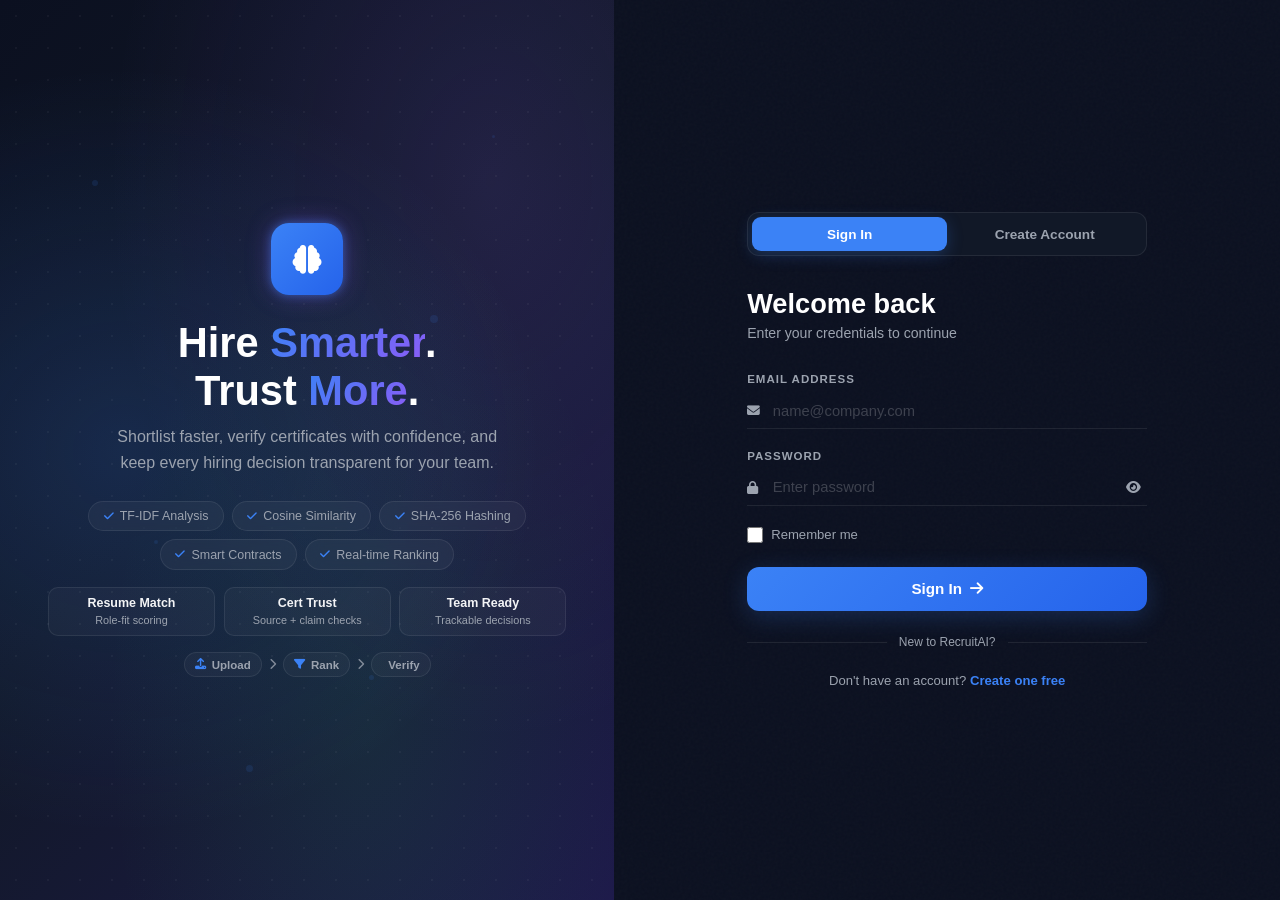
<file: templates/auth.html>
<!DOCTYPE html>
<html lang="en">
<head>
  <meta charset="UTF-8"/>
  <meta name="viewport" content="width=device-width,initial-scale=1.0"/>
  <title>RecruitAI — Sign In</title>
  <link href="https://cdnjs.cloudflare.com/ajax/libs/font-awesome/6.5.1/css/all.min.css" rel="stylesheet"/>
  <link href="https://api.fontshare.com/v2/css?f[]=clash-display@400,500,600,700&f[]=satoshi@300,400,500,700&display=swap" rel="stylesheet"/>
  <style>
    *{margin:0;padding:0;box-sizing:border-box}
    :root{--bg:#0B1020;--bg2:#111827;--surface:#111827;--accent:#3B82F6;--accent2:#8B5CF6;--accent-dim:rgba(59,130,246,.12);--text:#F3F4F6;--text2:#9CA3AF;--success:#22C55E;--warning:#F59E0B;--danger:#EF4444;--border:rgba(255,255,255,.08)}
    html,body{height:100%;font-family:'Satoshi',sans-serif;background:var(--bg);color:var(--text)}

    /* ═══ LAYOUT ═══ */
    .auth-shell{display:flex;height:100vh;overflow:hidden}

    /* LEFT PANEL — branding / hero */
    .hero-panel{flex:0 0 48%;display:flex;align-items:center;justify-content:center;position:relative;overflow:hidden;background:linear-gradient(135deg,#0B1020 0%,#111827 45%,#1E1B4B 100%)}
    @media(max-width:900px){.hero-panel{display:none}}

    /* Animated mesh gradient */
    .mesh{position:absolute;inset:0;background:
      radial-gradient(ellipse at 20% 50%,rgba(59,130,246,.18) 0%,transparent 60%),
      radial-gradient(ellipse at 80% 20%,rgba(139,92,246,.14) 0%,transparent 55%),
      radial-gradient(ellipse at 60% 80%,rgba(34,197,94,.10) 0%,transparent 50%);
      animation:meshShift 12s ease-in-out infinite alternate}
    @keyframes meshShift{0%{filter:hue-rotate(0deg)}100%{filter:hue-rotate(25deg)}}

    /* Grid dots */
    .hero-panel::before{content:'';position:absolute;inset:0;background-image:radial-gradient(rgba(255,255,255,.04) 1px,transparent 1px);background-size:32px 32px;z-index:1}

    /* Floating particles */
    .particle{position:absolute;border-radius:50%;background:var(--accent);opacity:.12;z-index:1;animation:floatP 8s ease-in-out infinite}
    .p1{width:6px;height:6px;top:20%;left:15%;animation-delay:0s;animation-duration:7s}
    .p2{width:4px;height:4px;top:60%;left:25%;animation-delay:1.5s;animation-duration:9s}
    .p3{width:8px;height:8px;top:35%;left:70%;animation-delay:3s;animation-duration:6s}
    .p4{width:5px;height:5px;top:75%;left:60%;animation-delay:2s;animation-duration:11s}
    .p5{width:3px;height:3px;top:15%;left:80%;animation-delay:4s;animation-duration:8s}
    .p6{width:7px;height:7px;top:85%;left:40%;animation-delay:1s;animation-duration:10s}
    @keyframes floatP{0%,100%{transform:translate(0,0)}25%{transform:translate(15px,-20px)}50%{transform:translate(-10px,-35px)}75%{transform:translate(20px,-15px)}}

    /* Hero content */
    .hero-content{position:relative;z-index:2;text-align:center;padding:3rem}
    .hero-logo{width:72px;height:72px;border-radius:18px;background:linear-gradient(135deg,var(--accent),#2563EB);display:inline-flex;align-items:center;justify-content:center;font-size:1.8rem;color:#fff;margin-bottom:1.5rem;box-shadow:0 0 10px rgba(59,130,246,.5),0 0 25px rgba(139,92,246,.35)}
    .hero-content h1{font-family:'Clash Display',sans-serif;font-size:2.6rem;font-weight:700;line-height:1.15;color:#fff;margin-bottom:.6rem}
    .hero-content h1 span{background:linear-gradient(135deg,var(--accent),var(--accent2));-webkit-background-clip:text;-webkit-text-fill-color:transparent}
    .hero-content p{color:var(--text2);font-size:1rem;max-width:380px;margin:0 auto 1.6rem;line-height:1.6}

    /* Feature pills */
    .feature-pills{display:flex;flex-wrap:wrap;justify-content:center;gap:.5rem}
    .pill{display:inline-flex;align-items:center;gap:6px;padding:.45rem .9rem;border-radius:99px;background:rgba(255,255,255,.04);border:1px solid var(--border);color:var(--text2);font-size:.78rem;font-weight:500;backdrop-filter:blur(8px)}
    .pill i{color:var(--accent);font-size:.7rem}

    /* Hero highlights */
    .hero-highlights{display:grid;grid-template-columns:repeat(3,minmax(0,1fr));gap:.55rem;max-width:520px;margin:1.05rem auto 1rem}
    .hl-card{padding:.55rem .5rem;border-radius:10px;background:rgba(255,255,255,.03);border:1px solid var(--border);text-align:center}
    .hl-card b{display:block;color:var(--text);font-size:.78rem;line-height:1.2}
    .hl-card span{display:block;color:var(--text2);font-size:.68rem;margin-top:3px}

    .hero-flow{display:flex;align-items:center;justify-content:center;gap:.45rem;flex-wrap:wrap;margin:.35rem auto 0;max-width:560px}
    .flow-step{display:inline-flex;align-items:center;gap:6px;padding:.34rem .62rem;border-radius:999px;background:rgba(255,255,255,.03);border:1px solid var(--border);color:var(--text2);font-size:.72rem;font-weight:600}
    .flow-step i{color:var(--accent);font-size:.7rem}
    .flow-arrow{font-size:.72rem;color:var(--text2);opacity:.8}

    /* RIGHT PANEL — form */
    .form-panel{flex:1;display:flex;align-items:center;justify-content:center;position:relative;padding:2rem}

    /* Grain overlay */
    .form-panel::before{content:'';position:absolute;inset:0;opacity:.025;background-image:url("data:image/svg+xml,%3Csvg viewBox='0 0 256 256' xmlns='http://www.w3.org/2000/svg'%3E%3Cfilter id='noise'%3E%3CfeTurbulence type='fractalNoise' baseFrequency='0.9' numOctaves='4' stitchTiles='stitch'/%3E%3C/filter%3E%3Crect width='100%25' height='100%25' filter='url(%23noise)'/%3E%3C/svg%3E");pointer-events:none}

    .form-wrapper{width:100%;max-width:400px;position:relative;z-index:1}

    /* Mobile header */
    .mobile-brand{display:none;text-align:center;margin-bottom:2rem}
    .mobile-brand .hero-logo{width:48px;height:48px;font-size:1.2rem;margin-bottom:.8rem}
    .mobile-brand h2{font-family:'Clash Display',sans-serif;font-size:1.3rem;color:#fff}
    @media(max-width:900px){.mobile-brand{display:block}.hero-highlights,.hero-flow{display:none}}

    /* Form header */
    .form-header{margin-bottom:2rem}
    .form-header h2{font-family:'Clash Display',sans-serif;font-size:1.7rem;font-weight:700;color:#fff;margin-bottom:.3rem}
    .form-header p{color:var(--text2);font-size:.88rem}

    /* Tabs */
    .auth-toggle{display:flex;gap:0;background:var(--surface);border-radius:12px;padding:4px;margin-bottom:2rem;border:1px solid var(--border)}
    .auth-toggle button{flex:1;padding:.6rem;border:none;border-radius:9px;background:transparent;color:var(--text2);font-family:'Satoshi',sans-serif;font-weight:600;font-size:.85rem;cursor:pointer;transition:all .25s}
    .auth-toggle button.active{background:var(--accent);color:#fff;box-shadow:0 4px 16px rgba(59,130,246,.25)}

    /* Panels */
    .panel{display:none;animation:panelIn .3s ease}
    .panel.active{display:block}
    @keyframes panelIn{from{opacity:0;transform:translateY(8px)}to{opacity:1;transform:translateY(0)}}

    /* Form fields */
    .field{margin-bottom:1.3rem;position:relative}
    .field label{display:block;font-size:.72rem;font-weight:600;text-transform:uppercase;letter-spacing:1px;color:var(--text2);margin-bottom:.5rem}
    .input-box{position:relative;display:flex;align-items:center}
    .input-box i.icon{position:absolute;left:0;color:var(--text2);font-size:.8rem;transition:color .25s}
    .input-box input,.input-box select{width:100%;background:transparent;border:none;border-bottom:1.5px solid var(--border);padding:.6rem 0 .6rem 1.6rem;color:var(--text);font-family:'Satoshi',sans-serif;font-size:.92rem;outline:none;transition:border-color .3s}
    .input-box input::placeholder{color:rgba(255,255,255,.2)}
    .input-box input:focus,.input-box select:focus{border-bottom-color:var(--accent)}
    .input-box input:focus ~ i.icon,.input-box select:focus ~ i.icon{color:var(--accent)}
    .input-box select{-webkit-appearance:none;appearance:none;cursor:pointer}
    .input-box select option{background:var(--bg2);color:var(--text)}
    .pw-toggle{position:absolute;right:0;background:none;border:none;color:var(--text2);cursor:pointer;padding:6px;font-size:.82rem;transition:color .2s}
    .pw-toggle:hover{color:var(--accent)}

    /* Inline error */
    .field-err{font-size:.73rem;color:var(--danger);margin-top:.35rem;display:none;align-items:center;gap:4px}
    .field-err.show{display:flex}
    @keyframes shake{0%,100%{transform:translateX(0)}20%,60%{transform:translateX(-6px)}40%,80%{transform:translateX(6px)}}
    .field.error .input-box input{border-bottom-color:var(--danger);animation:shake .4s ease}

    /* Password strength */
    .pw-meter{display:flex;gap:3px;margin-top:.5rem}
    .pw-seg{flex:1;height:3px;border-radius:2px;background:rgba(255,255,255,.06);transition:background .3s}
    .pw-seg.weak{background:var(--danger)}
    .pw-seg.med{background:var(--warning)}
    .pw-seg.strong{background:var(--success)}
    .pw-hint{font-size:.68rem;color:var(--text2);margin-top:3px}

    /* Remember me */
    .remember{display:flex;align-items:center;gap:8px;margin-bottom:1.5rem}
    .remember input[type="checkbox"]{width:16px;height:16px;accent-color:var(--accent);cursor:pointer}
    .remember label{font-size:.82rem;color:var(--text2);cursor:pointer}

    /* Submit */
    .btn-auth{width:100%;padding:.85rem;border:none;border-radius:12px;font-family:'Satoshi',sans-serif;font-weight:700;font-size:.95rem;cursor:pointer;position:relative;overflow:hidden;transition:all .3s;display:flex;align-items:center;justify-content:center;gap:8px}
    .btn-auth.primary{background:linear-gradient(135deg,var(--accent),#2563EB);color:#fff;box-shadow:0 6px 24px rgba(59,130,246,.22)}
    .btn-auth.primary:hover{transform:translateY(-2px);box-shadow:0 10px 36px rgba(59,130,246,.34)}
    .btn-auth:disabled{opacity:.45;cursor:not-allowed;transform:none!important}

    /* Ripple */
    .btn-auth .ripple{position:absolute;border-radius:50%;background:rgba(255,255,255,.25);transform:scale(0);animation:rippleAnim .5s ease-out}
    @keyframes rippleAnim{to{transform:scale(4);opacity:0}}

    /* Spinner */
    .btn-spin{width:18px;height:18px;border:2.5px solid transparent;border-top-color:currentColor;border-radius:50%;animation:spin .6s linear infinite;display:none}
    @keyframes spin{to{transform:rotate(360deg)}}

    /* Form error banner */
    .form-alert{padding:.7rem 1rem;border-radius:10px;font-size:.82rem;display:none;align-items:center;gap:8px;margin-bottom:1.2rem}
    .form-alert.error{background:rgba(239,68,68,.08);border:1px solid rgba(239,68,68,.16);color:var(--danger)}
    .form-alert.show{display:flex}

    /* Divider */
    .divider{display:flex;align-items:center;gap:12px;margin:1.5rem 0;color:var(--text2);font-size:.75rem}
    .divider::before,.divider::after{content:'';flex:1;height:1px;background:var(--border)}

    /* Switch prompt */
    .switch-prompt{text-align:center;color:var(--text2);font-size:.82rem}
    .switch-prompt a{color:var(--accent);text-decoration:none;font-weight:600;cursor:pointer}
    .switch-prompt a:hover{text-decoration:underline}
  </style>
</head>
<body>

<div class="auth-shell">

  <!-- ═══ LEFT: HERO PANEL ═══ -->
  <div class="hero-panel">
    <div class="mesh"></div>
    <div class="particle p1"></div><div class="particle p2"></div><div class="particle p3"></div>
    <div class="particle p4"></div><div class="particle p5"></div><div class="particle p6"></div>

    <div class="hero-content">
      <div class="hero-logo"><i class="fas fa-brain"></i></div>
      <h1>Hire <span>Smarter</span>.<br/>Trust <span>More</span>.</h1>
      <p>Shortlist faster, verify certificates with confidence, and keep every hiring decision transparent for your team.</p>
      <div class="feature-pills">
        <span class="pill"><i class="fas fa-check"></i>TF-IDF Analysis</span>
        <span class="pill"><i class="fas fa-check"></i>Cosine Similarity</span>
        <span class="pill"><i class="fas fa-check"></i>SHA-256 Hashing</span>
        <span class="pill"><i class="fas fa-check"></i>Smart Contracts</span>
        <span class="pill"><i class="fas fa-check"></i>Real-time Ranking</span>
      </div>
      <div class="hero-highlights">
        <div class="hl-card"><b>Resume Match</b><span>Role-fit scoring</span></div>
        <div class="hl-card"><b>Cert Trust</b><span>Source + claim checks</span></div>
        <div class="hl-card"><b>Team Ready</b><span>Trackable decisions</span></div>
      </div>
      <div class="hero-flow">
        <span class="flow-step"><i class="fas fa-upload"></i>Upload</span>
        <span class="flow-arrow"><i class="fas fa-chevron-right"></i></span>
        <span class="flow-step"><i class="fas fa-filter"></i>Rank</span>
        <span class="flow-arrow"><i class="fas fa-chevron-right"></i></span>
        <span class="flow-step"><i class="fas fa-shield-check"></i>Verify</span>
      </div>
    </div>
  </div>

  <!-- ═══ RIGHT: FORM PANEL ═══ -->
  <div class="form-panel">
    <div class="form-wrapper">

      <!-- Mobile-only brand -->
      <div class="mobile-brand">
        <div class="hero-logo"><i class="fas fa-brain"></i></div>
        <h2>RecruitAI</h2>
      </div>

      <!-- Tab toggle -->
      <div class="auth-toggle">
        <button class="active" onclick="switchPanel('login')">Sign In</button>
        <button onclick="switchPanel('register')">Create Account</button>
      </div>

      <!-- ── LOGIN ── -->
      <div class="panel active" id="pnl-login">
        <div class="form-header">
          <h2>Welcome back</h2>
          <p>Enter your credentials to continue</p>
        </div>
        <div class="form-alert error" id="loginAlert"><i class="fas fa-exclamation-circle"></i><span></span></div>
        <form onsubmit="doLogin(event)" autocomplete="on">
          <div class="field" id="fLoginEmail">
            <label>Email Address</label>
            <div class="input-box">
              <input type="email" id="loginEmail" placeholder="name@company.com" required autocomplete="email"/>
              <i class="icon fas fa-envelope"></i>
            </div>
            <div class="field-err" id="errLoginEmail"><i class="fas fa-exclamation-circle"></i><span></span></div>
          </div>
          <div class="field" id="fLoginPass">
            <label>Password</label>
            <div class="input-box">
              <input type="password" id="loginPass" placeholder="Enter password" required autocomplete="current-password"/>
              <i class="icon fas fa-lock"></i>
              <button type="button" class="pw-toggle" onclick="toggleVis('loginPass',this)"><i class="fas fa-eye"></i></button>
            </div>
          </div>
          <div class="remember">
            <input type="checkbox" id="rememberMe"/>
            <label for="rememberMe">Remember me</label>
          </div>
          <button type="submit" class="btn-auth primary" id="btnLogin" onclick="ripple(event)">
            <span class="btn-spin" id="spinLogin"></span>
            <span class="btn-label">Sign In</span>
            <i class="fas fa-arrow-right"></i>
          </button>
        </form>
        <div class="divider">New to RecruitAI?</div>
        <p class="switch-prompt">Don't have an account? <a onclick="switchPanel('register')">Create one free</a></p>
      </div>

      <!-- ── REGISTER ── -->
      <div class="panel" id="pnl-register">
        <div class="form-header">
          <h2>Create account</h2>
          <p>Start screening resumes in minutes</p>
        </div>
        <div class="form-alert error" id="regAlert"><i class="fas fa-exclamation-circle"></i><span></span></div>
        <form onsubmit="doRegister(event)" autocomplete="on">
          <div class="field" id="fRegName">
            <label>Full Name</label>
            <div class="input-box">
              <input type="text" id="regName" placeholder="John Doe" required autocomplete="name"/>
              <i class="icon fas fa-user"></i>
            </div>
          </div>
          <div class="field" id="fRegEmail">
            <label>Email Address</label>
            <div class="input-box">
              <input type="email" id="regEmail" placeholder="name@company.com" required autocomplete="email"/>
              <i class="icon fas fa-envelope"></i>
            </div>
            <div class="field-err" id="errRegEmail"><i class="fas fa-exclamation-circle"></i><span></span></div>
          </div>
          <div class="field" id="fRegRole">
            <label>Role</label>
            <div class="input-box">
              <select id="regRole">
                <option value="recruiter">Recruiter</option>
                <option value="hr_admin">HR Admin</option>
              </select>
              <i class="icon fas fa-briefcase"></i>
            </div>
          </div>
          <div class="field" id="fRegPass">
            <label>Password</label>
            <div class="input-box">
              <input type="password" id="regPass" placeholder="Min. 6 characters" required autocomplete="new-password" oninput="meterStrength(this.value)"/>
              <i class="icon fas fa-lock"></i>
              <button type="button" class="pw-toggle" onclick="toggleVis('regPass',this)"><i class="fas fa-eye"></i></button>
            </div>
            <div class="pw-meter"><div class="pw-seg" id="s1"></div><div class="pw-seg" id="s2"></div><div class="pw-seg" id="s3"></div><div class="pw-seg" id="s4"></div></div>
            <div class="pw-hint" id="pwHint"></div>
          </div>
          <div class="field" id="fRegPass2">
            <label>Confirm Password</label>
            <div class="input-box">
              <input type="password" id="regPass2" placeholder="Re-enter password" required autocomplete="new-password"/>
              <i class="icon fas fa-shield-alt"></i>
            </div>
            <div class="field-err" id="errRegPass2"><i class="fas fa-exclamation-circle"></i><span></span></div>
          </div>
          <button type="submit" class="btn-auth primary" id="btnReg" onclick="ripple(event)" style="margin-top:.5rem">
            <span class="btn-spin" id="spinReg"></span>
            <span class="btn-label">Create Account</span>
            <i class="fas fa-user-plus"></i>
          </button>
        </form>
        <div class="divider">Already registered?</div>
        <p class="switch-prompt">Have an account? <a onclick="switchPanel('login')">Sign in</a></p>
      </div>

    </div>
  </div>
</div>

<script>
/* ═══ Panel switch ═══ */
function switchPanel(t){
  document.querySelectorAll('.auth-toggle button').forEach((b,i)=>b.classList.toggle('active',i===(t==='login'?0:1)));
  document.querySelectorAll('.panel').forEach(p=>p.classList.remove('active'));
  document.getElementById('pnl-'+t).classList.add('active');
  hideAlerts();
}
function hideAlerts(){document.querySelectorAll('.form-alert').forEach(a=>{a.classList.remove('show');a.querySelector('span').textContent=''});document.querySelectorAll('.field').forEach(f=>f.classList.remove('error'));document.querySelectorAll('.field-err').forEach(e=>e.classList.remove('show'))}
function showAlert(id,msg){const el=document.getElementById(id);el.querySelector('span').textContent=msg;el.classList.add('show')}
function showFieldErr(fieldId,errId,msg){document.getElementById(fieldId).classList.add('error');const e=document.getElementById(errId);e.querySelector('span').textContent=msg;e.classList.add('show')}

/* ═══ Password visibility ═══ */
function toggleVis(id,btn){const inp=document.getElementById(id);const show=inp.type==='password';inp.type=show?'text':'password';btn.querySelector('i').className=show?'fas fa-eye-slash':'fas fa-eye'}

/* ═══ Strength meter ═══ */
function meterStrength(v){
  const segs=[document.getElementById('s1'),document.getElementById('s2'),document.getElementById('s3'),document.getElementById('s4')];
  const hint=document.getElementById('pwHint');
  segs.forEach(s=>s.className='pw-seg');hint.textContent='';
  if(!v)return;
  let sc=0;if(v.length>=6)sc++;if(v.length>=10)sc++;if(/[A-Z]/.test(v)&&/[a-z]/.test(v))sc++;if(/\d/.test(v)&&/[^a-zA-Z0-9]/.test(v))sc++;
  const labels=['','Weak','Fair','Good','Strong'],cls=['','weak','med','strong','strong'];
  for(let i=0;i<sc;i++)segs[i].classList.add(cls[sc]);
  hint.textContent=labels[sc];
}

/* ═══ Ripple effect ═══ */
function ripple(e){
  const btn=e.currentTarget;const circle=document.createElement('span');
  circle.className='ripple';const r=btn.getBoundingClientRect();
  const size=Math.max(r.width,r.height);circle.style.width=circle.style.height=size+'px';
  circle.style.left=(e.clientX-r.left-size/2)+'px';circle.style.top=(e.clientY-r.top-size/2)+'px';
  btn.appendChild(circle);setTimeout(()=>circle.remove(),600);
}

/* ═══ Login ═══ */
async function doLogin(e){
  e.preventDefault();hideAlerts();
  const email=document.getElementById('loginEmail').value.trim();
  const pass=document.getElementById('loginPass').value;
  if(!email){showFieldErr('fLoginEmail','errLoginEmail','Email is required');return}
  const btn=document.getElementById('btnLogin');const sp=document.getElementById('spinLogin');
  btn.disabled=true;sp.style.display='inline-block';
  try{
    const r=await fetch('/login',{method:'POST',headers:{'Content-Type':'application/json'},body:JSON.stringify({email,password:pass})});
    const d=await r.json();
    if(!r.ok){showAlert('loginAlert',d.error||'Invalid credentials');return}
    document.querySelector('.auth-shell').style.transition='opacity .4s';
    document.querySelector('.auth-shell').style.opacity='0';
    setTimeout(()=>{window.location.href='/'},350);
  }catch(err){showAlert('loginAlert','Network error — please try again')}
  finally{btn.disabled=false;sp.style.display='none'}
}

/* ═══ Register ═══ */
async function doRegister(e){
  e.preventDefault();hideAlerts();
  const name=document.getElementById('regName').value.trim();
  const email=document.getElementById('regEmail').value.trim();
  const pass=document.getElementById('regPass').value;
  const pass2=document.getElementById('regPass2').value;
  if(pass.length<6){showAlert('regAlert','Password must be at least 6 characters');return}
  if(pass!==pass2){showFieldErr('fRegPass2','errRegPass2','Passwords do not match');return}
  const btn=document.getElementById('btnReg');const sp=document.getElementById('spinReg');
  btn.disabled=true;sp.style.display='inline-block';
  try{
    const r=await fetch('/register',{method:'POST',headers:{'Content-Type':'application/json'},body:JSON.stringify({fullname:name,email,password:pass})});
    const d=await r.json();
    if(!r.ok){showAlert('regAlert',d.error||'Registration failed');return}
    document.querySelector('.auth-shell').style.transition='opacity .4s';
    document.querySelector('.auth-shell').style.opacity='0';
    setTimeout(()=>{window.location.href='/'},350);
  }catch(err){showAlert('regAlert','Network error — please try again')}
  finally{btn.disabled=false;sp.style.display='none'}
}
</script>
</body>
</html>
</file>
